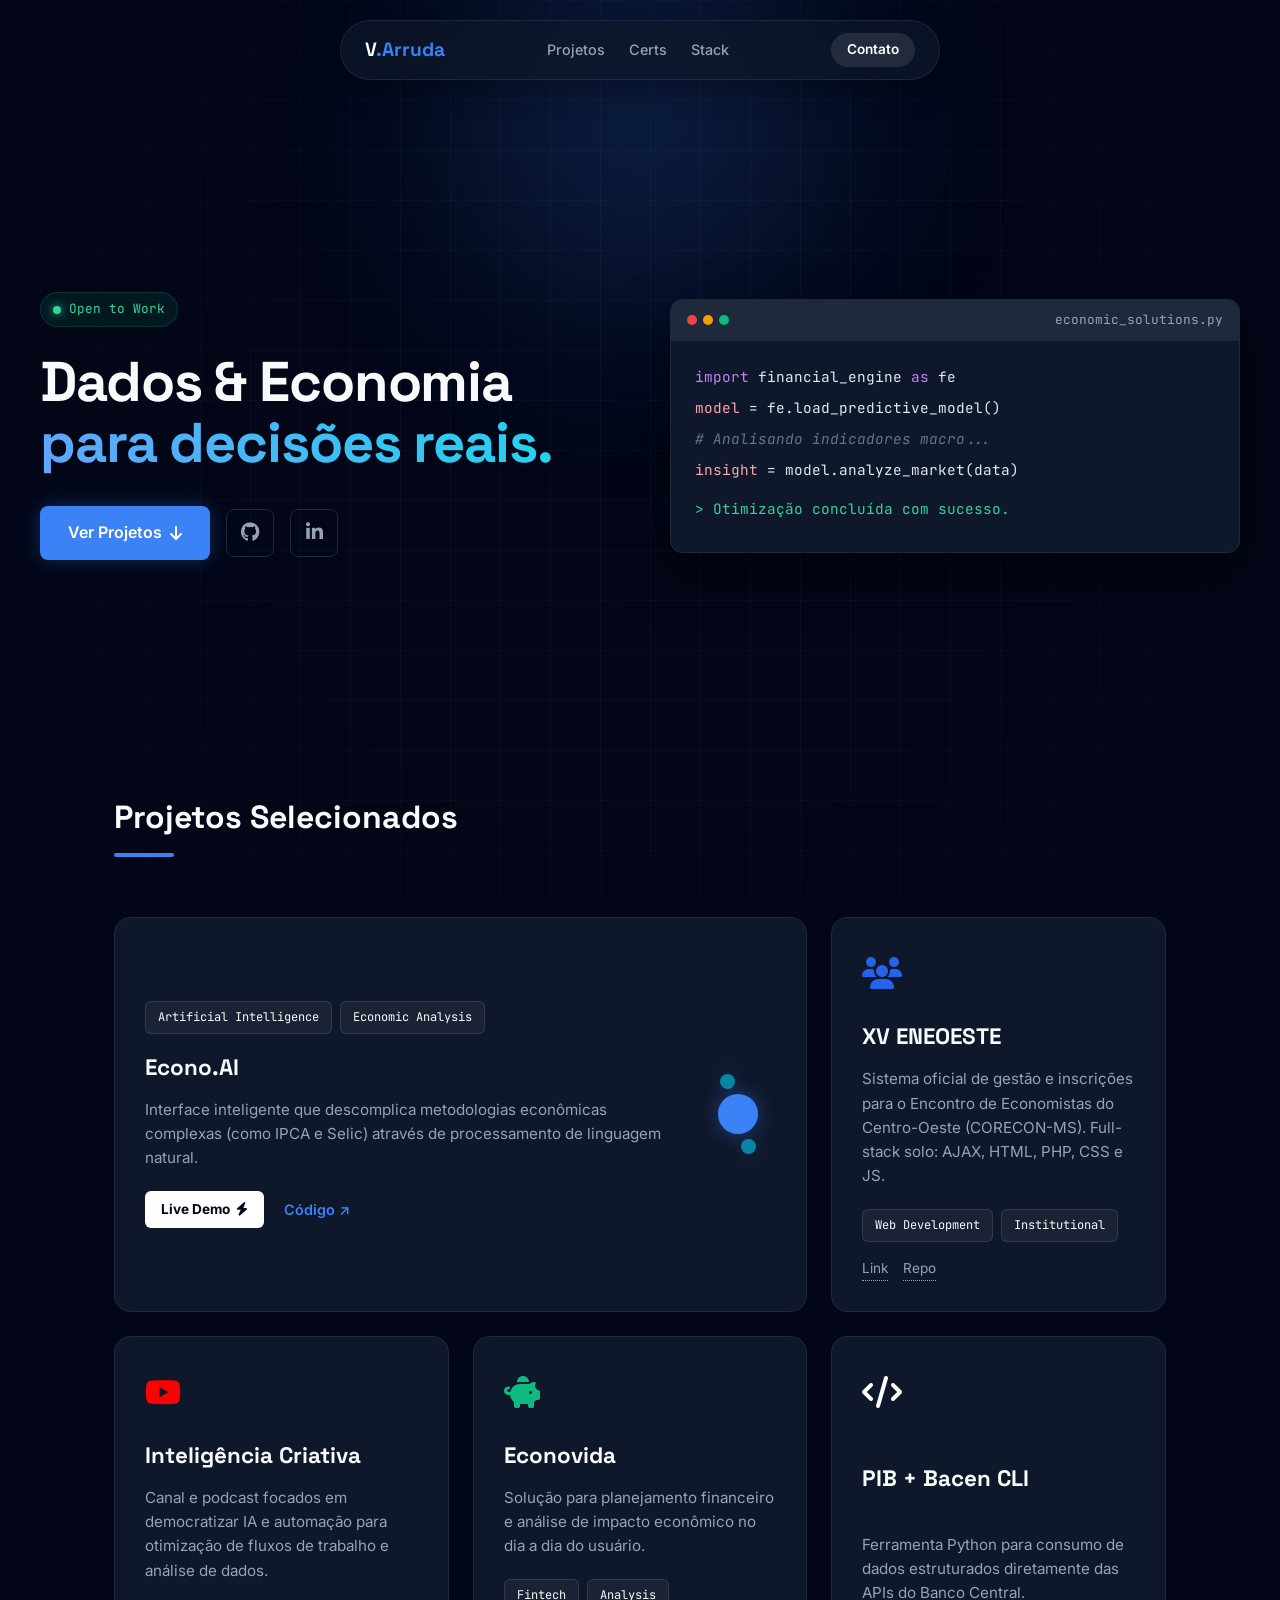
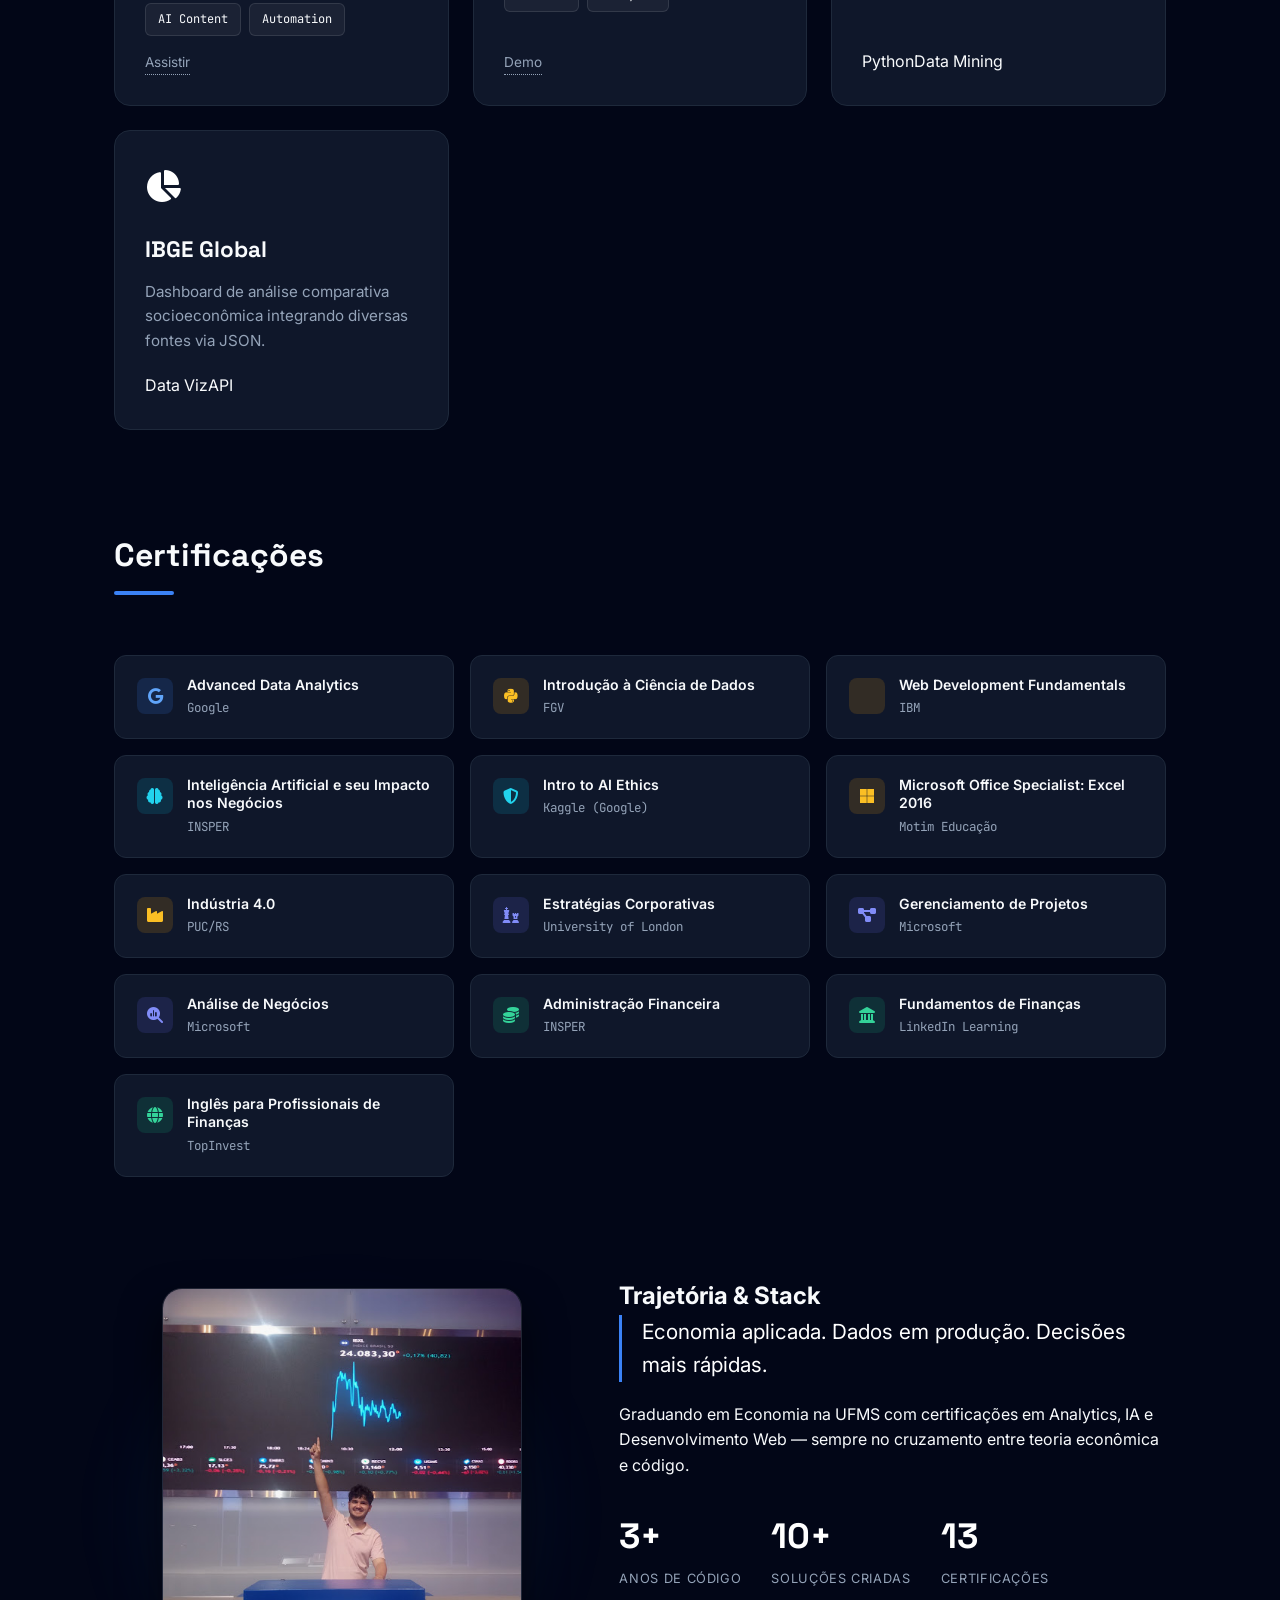
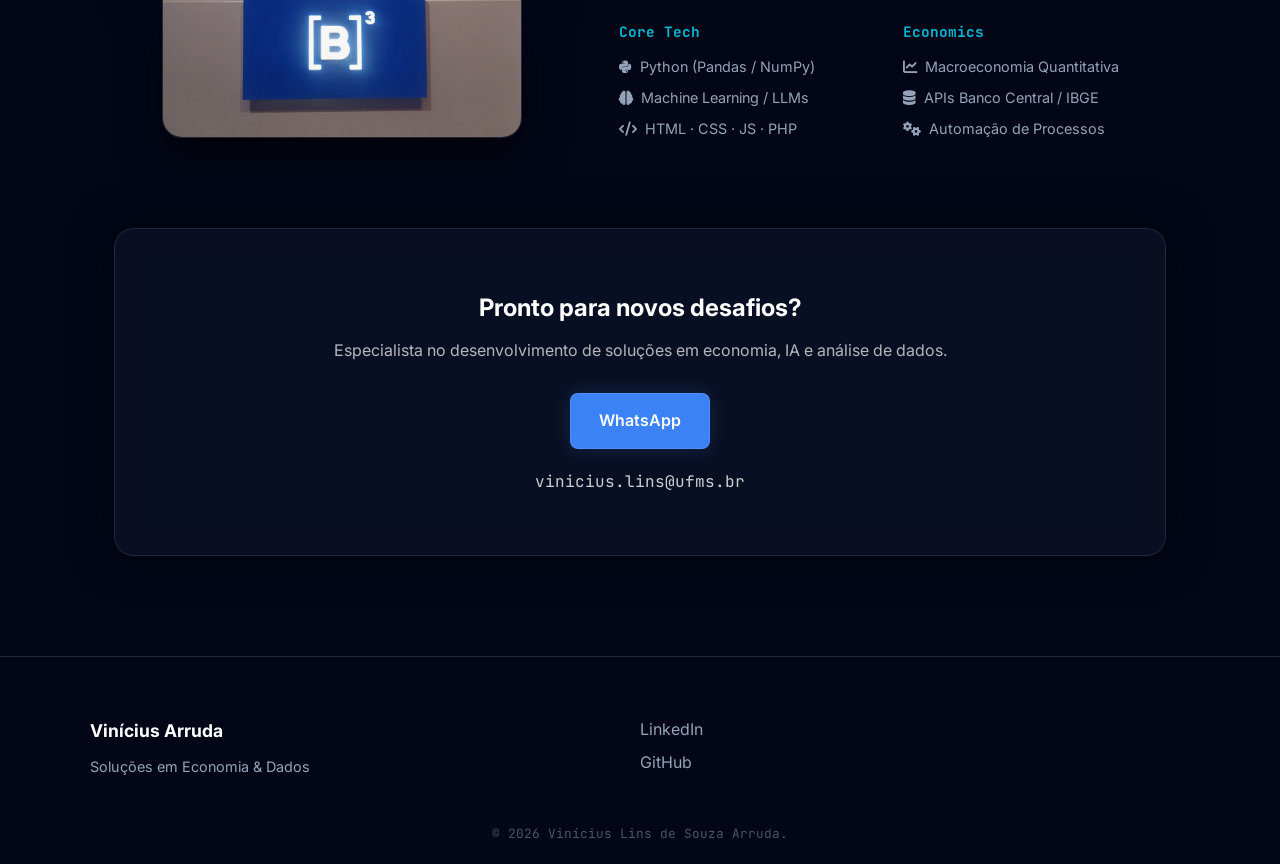
<file: index.html>
<!DOCTYPE html>
<html lang="pt-BR">
<head>
    <meta charset="UTF-8">
    <meta name="viewport" content="width=device-width, initial-scale=1.0">
    
    <title>Vinícius Arruda | Data Professional</title>
    
    <meta name="description" content="Portfólio de Vinícius Lins de Souza Arruda. Acadêmico de Economia na UFMS">
    <meta name="keywords" content="Vinícius Arruda, Soluções em Economia, Desenvolvimento Web, Python">
    <meta name="author" content="Vinícius Lins de Souza Arruda">
    
    <script type="application/ld+json">
    {
      "@context": "https://schema.org",
      "@type": "Person",
      "name": "Vinícius Lins de Souza Arruda",
      "alternateName": "Vinícius Arruda",
      "url": "https://viniciuslinsdsa.github.io/",
      "jobTitle": "Data Economist",
      "alumniOf": {
        "@type": "CollegeOrUniversity",
        "name": "Universidade Federal de Mato Grosso do Sul (UFMS)"
      },
      "sameAs": [
        "https://www.linkedin.com/in/viniciuslinsdsa",
        "https://github.com/viniciuslinsdsa",
        "https://www.youtube.com/@ainteligenciacriativa"
      ]
    }
    </script>

    <link href="https://fonts.googleapis.com/css2?family=Inter:wght@300;400;600&family=JetBrains+Mono:wght@400;500&family=Space+Grotesk:wght@500;700&display=swap" rel="stylesheet">
    <link rel="stylesheet" href="https://cdnjs.cloudflare.com/ajax/libs/font-awesome/6.4.0/css/all.min.css">
    <link rel="stylesheet" href="style.css">

    <style>
        /* =============================================
           CERTIFICAÇÕES — estilos adicionais
           ============================================= */
        #certificacoes {
            margin-top: 100px;
        }

        .cert-grid {
            display: grid;
            grid-template-columns: repeat(3, 1fr);
            gap: 16px;
        }

        .cert-card {
            background: var(--bg-card);
            border: 1px solid var(--border);
            border-radius: 12px;
            padding: 20px 22px;
            display: flex;
            align-items: flex-start;
            gap: 14px;
            transition: border-color 0.3s, transform 0.3s;
        }

        .cert-card:hover {
            border-color: rgba(59, 130, 246, 0.4);
            transform: translateY(-3px);
        }

        .cert-icon {
            width: 36px;
            height: 36px;
            border-radius: 8px;
            display: flex;
            align-items: center;
            justify-content: center;
            font-size: 1rem;
            flex-shrink: 0;
            margin-top: 2px;
        }

        .cert-icon.strategy  { background: rgba(99,  102, 241, 0.15); color: #818cf8; }
        .cert-icon.data      { background: rgba(59,  130, 246, 0.15); color: #60a5fa; }
        .cert-icon.ai        { background: rgba(6,   182, 212, 0.15); color: #22d3ee; }
        .cert-icon.finance   { background: rgba(16,  185, 129, 0.15); color: #34d399; }
        .cert-icon.tech      { background: rgba(245, 158,  11, 0.15); color: #fbbf24; }

        .cert-info { min-width: 0; }

        .cert-name {
            font-size: 0.88rem;
            font-weight: 600;
            color: var(--text-main);
            line-height: 1.3;
            margin-bottom: 4px;
        }

        .cert-issuer {
            font-size: 0.78rem;
            color: var(--text-muted);
            font-family: var(--font-code);
        }

        @media (max-width: 768px) {
            .cert-grid { grid-template-columns: 1fr; }
        }

        @media (min-width: 769px) and (max-width: 1024px) {
            .cert-grid { grid-template-columns: repeat(2, 1fr); }
        }
    </style>
</head>
<body>

    <div class="background-effects">
        <div class="glow-top"></div>
        <div class="grid-overlay"></div>
    </div>

    <nav class="floating-nav">
        <a href="#home" class="logo">V<span>.Arruda</span></a>
        <div class="nav-links">
            <a href="#projetos">Projetos</a>
            <a href="#certificacoes">Certs</a>
            <a href="#sobre">Stack</a>
        </div>
        <a href="#contato" class="btn-hire">Contato</a>
    </nav>

    <!-- =========================================
         HERO
         ========================================= -->
    <header id="home">
        <div class="hero-container">
            <div class="hero-text">
                <div class="status-badge"><span class="dot"></span> Open to Work</div>

                <h1>Dados &amp; Economia<br><span class="gradient-text">para decisões reais.</span></h1>
                
                <div class="hero-actions">
                    <a href="#projetos" class="btn-primary">Ver Projetos <i class="fa-solid fa-arrow-down"></i></a>
                    <a href="https://github.com/viniciuslinsdsa" target="_blank" class="btn-icon"><i class="fa-brands fa-github"></i></a>
                    <a href="https://linkedin.com/in/viniciuslinsdsa" target="_blank" class="btn-icon"><i class="fa-brands fa-linkedin-in"></i></a>
                </div>
            </div>

            <div class="hero-visual">
                <div class="terminal-window">
                    <div class="terminal-header">
                        <div class="dots"><span class="d red"></span><span class="d yellow"></span><span class="d green"></span></div>
                        <span class="title">economic_solutions.py</span>
                    </div>
                    <div class="terminal-body">
                        <div class="code-line"><span class="k">import</span> financial_engine <span class="k">as</span> fe</div>
                        <div class="code-line"><span class="v">model</span> = fe.load_predictive_model()</div>
                        <div class="code-line comment"># Analisando indicadores macro...</div>
                        <div class="code-line"><span class="v">insight</span> = model.analyze_market(data)</div>
                        <div class="code-line success">> Otimização concluída com sucesso.</div>
                    </div>
                </div>
            </div>
        </div>
    </header>

    <main class="container">
        
        <!-- PROJETOS -->
        <section id="projetos">
            <div class="section-header">
                <h2>Projetos Selecionados</h2>
                <div class="line"></div>
            </div>

            <div class="bento-grid">
                
                <div class="bento-card featured">
                    <div class="card-content">
                        <div class="tech-row">
                            <span class="tech-tag">Artificial Intelligence</span>
                            <span class="tech-tag">Economic Analysis</span>
                        </div>
                        <h3>Econo.AI</h3>
                        <p>Interface inteligente que descomplica metodologias econômicas complexas (como IPCA e Selic) através de processamento de linguagem natural.</p>
                        <div class="links-row">
                            <a href="https://viniciuslinsdsa.github.io/econo.ai/" target="_blank" class="btn-live">Live Demo <i class="fa-solid fa-bolt"></i></a>
                            <a href="https://github.com/viniciuslinsdsa/econo.ai" target="_blank" class="link-arrow">Código ↗</a>
                        </div>
                    </div>
                    <div class="card-visual ai-visual">
                        <div class="ai-node main"></div>
                        <div class="ai-node sub s1"></div>
                        <div class="ai-node sub s2"></div>
                    </div>
                </div>

                <div class="bento-card">
                    <div class="card-top-icon"><i class="fa-solid fa-users" style="color: #2563eb;"></i></div>
                    <h3>XV ENEOESTE</h3>
                    <p>Sistema oficial de gestão e inscrições para o Encontro de Economistas do Centro-Oeste (CORECON-MS). Full-stack solo: AJAX, HTML, PHP, CSS e JS.</p>
                    <div class="tech-row"><span class="tech-tag">Web Development</span><span class="tech-tag">Institutional</span></div>
                    <div class="card-footer-links">
                        <a href="https://www.coreconms.org.br/inscricoeseneoeste/" target="_blank" class="mini-link">Link</a>
                        <a href="https://github.com/viniciuslinsdsa/XVENEOESTE" target="_blank" class="mini-link">Repo</a>
                    </div>
                </div>

                <div class="bento-card">
                    <div class="card-top-icon"><i class="fa-brands fa-youtube" style="color: #ff0000;"></i></div>
                    <h3>Inteligência Criativa</h3>
                    <p>Canal e podcast focados em democratizar IA e automação para otimização de fluxos de trabalho e análise de dados.</p>
                    <div class="tech-row"><span class="tech-tag">AI Content</span><span class="tech-tag">Automation</span></div>
                    <div class="card-footer-links">
                        <a href="https://www.youtube.com/@ainteligenciacriativa" target="_blank" class="mini-link">Assistir</a>
                    </div>
                </div>

                <div class="bento-card">
                    <div class="card-top-icon"><i class="fa-solid fa-piggy-bank" style="color: #10b981;"></i></div>
                    <h3>Econovida</h3>
                    <p>Solução para planejamento financeiro e análise de impacto econômico no dia a dia do usuário.</p>
                    <div class="tech-row"><span class="tech-tag">Fintech</span><span class="tech-tag">Analysis</span></div>
                    <div class="card-footer-links">
                        <a href="https://viniciuslinsdsa.github.io/econovida/" target="_blank" class="mini-link">Demo</a>
                    </div>
                </div>

                <div class="bento-card">
                    <div class="card-top-icon"><i class="fa-solid fa-code"></i></div>
                    <h3>PIB + Bacen CLI</h3>
                    <p>Ferramenta Python para consumo de dados estruturados diretamente das APIs do Banco Central.</p>
                    <div class="tech-mini"><span>Python</span><span>Data Mining</span></div>
                    <a href="https://github.com/viniciuslinsdsa/PIB_APIBCB" target="_blank" class="card-link-cover"></a>
                </div>

                <div class="bento-card">
                    <div class="card-top-icon"><i class="fa-solid fa-chart-pie"></i></div>
                    <h3>IBGE Global</h3>
                    <p>Dashboard de análise comparativa socioeconômica integrando diversas fontes via JSON.</p>
                    <div class="tech-mini"><span>Data Viz</span><span>API</span></div>
                    <a href="https://github.com/viniciuslinsdsa/IBGE_API" target="_blank" class="card-link-cover"></a>
                </div>

            </div>
        </section>

        <!-- CERTIFICAÇÕES -->
        <section id="certificacoes">
            <div class="section-header">
                <h2>Certificações</h2>
                <div class="line"></div>
            </div>

            <div class="cert-grid">
                <div class="cert-card">
                    <div class="cert-icon data"><i class="fa-brands fa-google"></i></div>
                    <div class="cert-info">
                        <div class="cert-name">Advanced Data Analytics</div>
                        <div class="cert-issuer">Google</div>
                    </div>
                </div>

                <div class="cert-card">
                    <div class="cert-icon tech"><i class="fa-brands fa-python"></i></div>
                    <div class="cert-info">
                        <div class="cert-name">Introdução à Ciência de Dados</div>
                        <div class="cert-issuer">FGV</div>
                    </div>
                </div>

                <div class="cert-card">
                    <div class="cert-icon tech"><i class="fa-brands fa-ibm"></i></div>
                    <div class="cert-info">
                        <div class="cert-name">Web Development Fundamentals</div>
                        <div class="cert-issuer">IBM</div>
                    </div>
                </div>

                <div class="cert-card">
                    <div class="cert-icon ai"><i class="fa-solid fa-brain"></i></div>
                    <div class="cert-info">
                        <div class="cert-name">Inteligência Artificial e seu Impacto nos Negócios</div>
                        <div class="cert-issuer">INSPER</div>
                    </div>
                </div>

                <div class="cert-card">
                    <div class="cert-icon ai"><i class="fa-solid fa-shield-halved"></i></div>
                    <div class="cert-info">
                        <div class="cert-name">Intro to AI Ethics</div>
                        <div class="cert-issuer">Kaggle (Google)</div>
                    </div>
                </div>

                <div class="cert-card">
                    <div class="cert-icon tech"><i class="fa-brands fa-microsoft"></i></div>
                    <div class="cert-info">
                        <div class="cert-name">Microsoft Office Specialist: Excel 2016</div>
                        <div class="cert-issuer">Motim Educação</div>
                    </div>
                </div>

                <div class="cert-card">
                    <div class="cert-icon tech"><i class="fa-solid fa-industry"></i></div>
                    <div class="cert-info">
                        <div class="cert-name">Indústria 4.0</div>
                        <div class="cert-issuer">PUC/RS</div>
                    </div>
                </div>

                <div class="cert-card">
                    <div class="cert-icon strategy"><i class="fa-solid fa-chess"></i></div>
                    <div class="cert-info">
                        <div class="cert-name">Estratégias Corporativas</div>
                        <div class="cert-issuer">University of London</div>
                    </div>
                </div>

                <div class="cert-card">
                    <div class="cert-icon strategy"><i class="fa-solid fa-diagram-project"></i></div>
                    <div class="cert-info">
                        <div class="cert-name">Gerenciamento de Projetos</div>
                        <div class="cert-issuer">Microsoft</div>
                    </div>
                </div>

                <div class="cert-card">
                    <div class="cert-icon strategy"><i class="fa-solid fa-magnifying-glass-chart"></i></div>
                    <div class="cert-info">
                        <div class="cert-name">Análise de Negócios</div>
                        <div class="cert-issuer">Microsoft</div>
                    </div>
                </div>

                <div class="cert-card">
                    <div class="cert-icon finance"><i class="fa-solid fa-coins"></i></div>
                    <div class="cert-info">
                        <div class="cert-name">Administração Financeira</div>
                        <div class="cert-issuer">INSPER</div>
                    </div>
                </div>

                <div class="cert-card">
                    <div class="cert-icon finance"><i class="fa-solid fa-landmark"></i></div>
                    <div class="cert-info">
                        <div class="cert-name">Fundamentos de Finanças</div>
                        <div class="cert-issuer">LinkedIn Learning</div>
                    </div>
                </div>

                <div class="cert-card">
                    <div class="cert-icon finance"><i class="fa-solid fa-globe"></i></div>
                    <div class="cert-info">
                        <div class="cert-name">Inglês para Profissionais de Finanças</div>
                        <div class="cert-issuer">TopInvest</div>
                    </div>
                </div>
            </div>
        </section>

        <!-- SOBRE & TRAJETÓRIA (COM FOTO) -->
        <section id="sobre" class="split-section">
            <div class="profile-container">
                <div class="profile-glow"></div>
                <div class="profile-wrapper">
                    <img src="Vinicius.jpg" alt="Vinícius Arruda na B3" class="profile-img">
                </div>
            </div>

            <div class="bio-text">
                <h2>Trajetória & Stack</h2>
                <p class="highlight">Economia aplicada. Dados em produção. Decisões mais rápidas.</p>
                <p>Graduando em Economia na UFMS com certificações em Analytics, IA e Desenvolvimento Web — sempre no cruzamento entre teoria econômica e código.</p>
                
                <div class="stats-row">
                    <div class="stat"><span class="num">3+</span><span class="label">Anos de Código</span></div>
                    <div class="stat"><span class="num">10+</span><span class="label">Soluções Criadas</span></div>
                    <div class="stat"><span class="num">13</span><span class="label">Certificações</span></div>
                </div>

                <div class="skills-grid">
                    <div class="skill-category">
                        <h4>Core Tech</h4>
                        <ul>
                            <li><i class="fa-brands fa-python"></i> Python (Pandas / NumPy)</li>
                            <li><i class="fa-solid fa-brain"></i> Machine Learning / LLMs</li>
                            <li><i class="fa-solid fa-code"></i> HTML · CSS · JS · PHP</li>
                        </ul>
                    </div>
                    <div class="skill-category">
                        <h4>Economics</h4>
                        <ul>
                            <li><i class="fa-solid fa-chart-line"></i> Macroeconomia Quantitativa</li>
                            <li><i class="fa-solid fa-database"></i> APIs Banco Central / IBGE</li>
                            <li><i class="fa-solid fa-gears"></i> Automação de Processos</li>
                        </ul>
                    </div>
                </div>
            </div>
        </section>

        <!-- CONTATO -->
        <section id="contato">
            <div class="cta-card">
                <div class="cta-content">
                    <h2>Pronto para novos desafios?</h2>
                    <p>Especialista no desenvolvimento de soluções em economia, IA e análise de dados.</p>
                    <a href="https://wa.me/5567992827037" class="btn-primary white">WhatsApp</a>
                    <a href="mailto:vinicius.lins@ufms.br" class="email-link">vinicius.lins@ufms.br</a>
                </div>
            </div>
        </section>

    </main>

    <footer>
        <div class="footer-grid">
            <div class="footer-col">
                <h5>Vinícius Arruda</h5>
                <p>Soluções em Economia & Dados</p>
            </div>
            <div class="footer-col">
                <a href="https://linkedin.com/in/viniciuslinsdsa">LinkedIn</a>
                <a href="https://github.com/viniciuslinsdsa">GitHub</a>
            </div>
        </div>
        <div class="copy">&copy; 2026 Vinícius Lins de Souza Arruda.</div>
    </footer>
</body>
</html>
</file>
<file: style.css>
/* ===================================================
   Variáveis & Configuração Base (Dark Premium)
   =================================================== */
:root {
    --bg-dark: #020617;       /* Slate 950 */
    --bg-card: #0f172a;       /* Slate 900 */
    --border: #1e293b;        /* Slate 800 */
    --text-main: #f8fafc;     /* Slate 50 */
    --text-muted: #94a3b8;    /* Slate 400 */
    
    --primary: #3b82f6;       /* Azul Tech */
    --primary-glow: rgba(59, 130, 246, 0.4);
    --accent: #06b6d4;        /* Cyan */
    
    --font-heading: 'Space Grotesk', sans-serif;
    --font-body: 'Inter', sans-serif;
    --font-code: 'JetBrains Mono', monospace;
}

* { 
    margin: 0; 
    padding: 0; 
    box-sizing: border-box; 
}

body {
    background-color: var(--bg-dark);
    color: var(--text-main);
    font-family: var(--font-body);
    line-height: 1.6;
    overflow-x: hidden;
}

/* ===================================================
   Background FX
   =================================================== */
.background-effects {
    position: fixed;
    top: 0; 
    left: 0; 
    width: 100%; 
    height: 100%;
    z-index: -1;
    overflow: hidden;
}

.grid-overlay {
    position: absolute;
    width: 100%; 
    height: 100%;
    background-image: 
        linear-gradient(rgba(255, 255, 255, 0.03) 1px, transparent 1px),
        linear-gradient(90deg, rgba(255, 255, 255, 0.03) 1px, transparent 1px);
    background-size: 50px 50px;
    mask-image: radial-gradient(circle at center, black 40%, transparent 100%);
}

.glow-top {
    position: absolute;
    top: -20%; 
    left: 50%;
    transform: translateX(-50%);
    width: 600px; 
    height: 600px;
    background: radial-gradient(circle, var(--primary-glow) 0%, transparent 70%);
    opacity: 0.6;
    filter: blur(80px);
}

/* ===================================================
   Navbar
   =================================================== */
.floating-nav {
    position: fixed;
    top: 20px; 
    left: 50%;
    transform: translateX(-50%);
    width: 90%; 
    max-width: 600px;
    background: rgba(15, 23, 42, 0.7);
    backdrop-filter: blur(12px);
    border: 1px solid rgba(255, 255, 255, 0.08);
    border-radius: 100px;
    padding: 12px 24px;
    display: flex;
    justify-content: space-between;
    align-items: center;
    z-index: 1000;
    box-shadow: 0 10px 30px rgba(0, 0, 0, 0.3);
}

.logo {
    font-family: var(--font-heading);
    font-weight: 700;
    font-size: 1.2rem;
    color: white;
    text-decoration: none;
}
.logo span { 
    color: var(--primary); 
}

.nav-links { 
    display: flex; 
    gap: 24px; 
}

.nav-links a {
    color: var(--text-muted);
    text-decoration: none;
    font-size: 0.9rem;
    font-weight: 500;
    transition: 0.3s;
}
.nav-links a:hover { 
    color: white; 
}

.btn-hire {
    background: rgba(255, 255, 255, 0.1);
    color: white;
    text-decoration: none;
    padding: 6px 16px;
    border-radius: 20px;
    font-size: 0.85rem;
    font-weight: 600;
    transition: 0.3s;
}
.btn-hire:hover { 
    background: white; 
    color: var(--bg-dark); 
}

/* ===================================================
   Hero Section
   =================================================== */
header {
    min-height: 88vh;
    display: flex;
    align-items: center;
    justify-content: center;
    padding: 120px 20px 60px;
}

.hero-container {
    max-width: 1200px;
    width: 100%;
    display: grid;
    grid-template-columns: 1fr 1fr;
    gap: 60px;
    align-items: center;
}

.status-badge {
    display: inline-flex;
    align-items: center;
    gap: 8px;
    background: rgba(16, 185, 129, 0.1);
    color: #34d399;
    padding: 6px 12px;
    border-radius: 50px;
    font-size: 0.8rem;
    font-family: var(--font-code);
    margin-bottom: 24px;
    border: 1px solid rgba(16, 185, 129, 0.2);
}

.dot { 
    width: 8px; 
    height: 8px; 
    background: #34d399; 
    border-radius: 50%; 
    box-shadow: 0 0 10px #34d399; 
    animation: pulse 2s infinite; 
}
@keyframes pulse { 
    0% { opacity: 1; } 
    50% { opacity: 0.5; } 
    100% { opacity: 1; } 
}

h1 {
    font-family: var(--font-heading);
    font-size: 3.5rem;
    line-height: 1.1;
    margin-bottom: 32px;
    letter-spacing: -0.02em;
}

.gradient-text {
    background: linear-gradient(to right, #60a5fa, #22d3ee);
    background-clip: text;
    -webkit-background-clip: text;
    -webkit-text-fill-color: transparent;
}

.hero-actions { 
    display: flex; 
    gap: 16px; 
    align-items: center; 
}

.btn-primary {
    background: var(--primary);
    color: white;
    text-decoration: none;
    padding: 14px 28px;
    border-radius: 8px;
    font-weight: 600;
    display: inline-flex;
    align-items: center;
    gap: 8px;
    transition: 0.3s;
    box-shadow: 0 0 20px rgba(59, 130, 246, 0.3);
}
.btn-primary:hover { 
    transform: translateY(-2px); 
    box-shadow: 0 0 30px rgba(59, 130, 246, 0.5); 
}

.btn-icon {
    width: 48px; 
    height: 48px;
    display: flex; 
    align-items: center; 
    justify-content: center;
    border: 1px solid var(--border);
    border-radius: 8px;
    color: var(--text-muted);
    font-size: 1.2rem;
    transition: 0.3s;
    text-decoration: none;
}
.btn-icon:hover { 
    border-color: var(--primary); 
    color: white; 
    background: rgba(59, 130, 246, 0.1); 
}

/* Terminal */
.terminal-window {
    background: #0f172a;
    border: 1px solid var(--border);
    border-radius: 12px;
    box-shadow: 0 20px 50px rgba(0, 0, 0, 0.5);
    overflow: hidden;
    font-family: var(--font-code);
    font-size: 0.9rem;
}

.terminal-header {
    background: #1e293b;
    padding: 10px 16px;
    display: flex;
    align-items: center;
    justify-content: space-between;
}
.dots { display: flex; gap: 6px; }
.d { width: 10px; height: 10px; border-radius: 50%; }
.d.red { background: #ef4444; } 
.d.yellow { background: #f59e0b; } 
.d.green { background: #10b981; }
.terminal-header .title { color: var(--text-muted); font-size: 0.8rem; }

.terminal-body { padding: 24px; color: #e2e8f0; }
.code-line { margin-bottom: 8px; }
.k { color: #c084fc; } 
.s { color: #86efac; } 
.v { color: #fca5a5; } 
.comment { color: #64748b; font-style: italic; }
.success { color: #34d399; margin-top: 16px; }

/* ===================================================
   Layout Container & Sections Header
   =================================================== */
.container { 
    max-width: 1100px; 
    margin: 0 auto; 
    padding: 0 24px 100px; 
}

.section-header { 
    margin-bottom: 60px; 
}
.section-header h2 { 
    font-family: var(--font-heading); 
    font-size: 2rem; 
}
.section-header .line { 
    width: 60px; 
    height: 4px; 
    background: var(--primary); 
    margin-top: 10px; 
    border-radius: 2px; 
}

/* ===================================================
   Bento Grid Projects
   =================================================== */
.bento-grid {
    display: grid;
    grid-template-columns: 1fr 1fr 1fr;
    grid-auto-rows: minmax(280px, auto);
    gap: 24px;
}

.bento-card {
    background: var(--bg-card);
    border: 1px solid var(--border);
    border-radius: 16px;
    padding: 30px;
    position: relative;
    overflow: hidden;
    transition: all 0.4s ease;
    display: flex;
    flex-direction: column;
    justify-content: space-between;
}

.bento-card:hover {
    border-color: rgba(255, 255, 255, 0.2);
    transform: translateY(-5px);
    box-shadow: 0 20px 40px rgba(0, 0, 0, 0.3);
}

.bento-card.featured { 
    grid-column: span 2; 
    display: flex; 
    flex-direction: row; 
    align-items: center; 
    gap: 30px; 
}
.bento-card.full-width { 
    grid-column: span 3; 
}

.bento-card h3 { 
    font-family: var(--font-heading); 
    font-size: 1.4rem; 
    margin-bottom: 12px; 
}
.bento-card p { 
    font-size: 0.95rem; 
    color: var(--text-muted); 
    margin-bottom: 20px; 
}

.tech-tag {
    font-family: var(--font-code);
    font-size: 0.75rem;
    background: rgba(255, 255, 255, 0.05);
    padding: 6px 12px;
    border-radius: 6px;
    border: 1px solid rgba(255, 255, 255, 0.1);
}
.tech-row { 
    display: flex; 
    gap: 8px; 
    margin-bottom: 16px; 
    flex-wrap: wrap; 
}

.links-row { 
    display: flex; 
    align-items: center; 
    gap: 20px; 
    margin-top: auto; 
}

.btn-live {
    background: white;
    color: var(--bg-dark);
    text-decoration: none;
    padding: 8px 16px;
    border-radius: 6px;
    font-weight: 700;
    font-size: 0.85rem;
    transition: 0.2s;
    display: inline-flex;
    align-items: center;
    gap: 6px;
}
.btn-live:hover { 
    background: var(--primary); 
    color: white; 
}

.link-arrow { 
    color: var(--primary); 
    text-decoration: none; 
    font-weight: 600; 
    font-size: 0.9rem; 
}
.link-arrow:hover { 
    color: white; 
}

.card-link-cover { 
    position: absolute; 
    top: 0; 
    left: 0; 
    width: 100%; 
    height: 100%; 
    z-index: 2; 
}
.card-footer-links { 
    margin-top: auto; 
    z-index: 3; 
    position: relative; 
    display: flex; 
    gap: 15px; 
}
.mini-link { 
    color: var(--text-muted); 
    font-size: 0.85rem; 
    text-decoration: none; 
    border-bottom: 1px dotted var(--text-muted); 
}
.mini-link:hover { 
    color: var(--primary); 
    border-color: var(--primary); 
}

/* Visual Econo.AI */
.card-visual.ai-visual {
    height: 120px; 
    width: 150px;
    position: relative;
    display: flex; 
    align-items: center; 
    justify-content: center;
}
.ai-node { 
    border-radius: 50%; 
    position: absolute; 
    background: var(--primary); 
    box-shadow: 0 0 20px var(--primary-glow); 
}
.ai-node.main { 
    width: 40px; 
    height: 40px; 
    z-index: 2; 
    animation: pulseNode 3s infinite; 
}
.ai-node.sub { 
    width: 15px; 
    height: 15px; 
    background: var(--accent); 
    opacity: 0.7; 
}
.ai-node.s1 { top: 20px; left: 20px; }
.ai-node.s2 { bottom: 20px; right: 20px; }
.ai-line { 
    position: absolute; 
    background: rgba(255, 255, 255, 0.1); 
    height: 2px; 
    width: 60px; 
}
.ai-line.l1 { transform: rotate(45deg); top: 50px; left: 45px; }
.ai-line.l2 { transform: rotate(45deg); bottom: 50px; right: 45px; }

@keyframes pulseNode { 
    0% { box-shadow: 0 0 0 0 rgba(59, 130, 246, 0.7); } 
    70% { box-shadow: 0 0 0 20px rgba(59, 130, 246, 0); } 
    100% { box-shadow: 0 0 0 0 rgba(59, 130, 246, 0); } 
}

.card-top-icon { 
    font-size: 2rem; 
    margin-bottom: 20px; 
    color: white; 
}

/* ===================================================
   Certificações
   =================================================== */
#certificacoes {
    margin-top: 100px;
}

.cert-grid {
    display: grid;
    grid-template-columns: repeat(3, 1fr);
    gap: 16px;
}

.cert-card {
    background: var(--bg-card);
    border: 1px solid var(--border);
    border-radius: 12px;
    padding: 20px 22px;
    display: flex;
    align-items: flex-start;
    gap: 14px;
    transition: border-color 0.3s, transform 0.3s;
}

.cert-card:hover {
    border-color: rgba(59, 130, 246, 0.4);
    transform: translateY(-3px);
}

.cert-icon {
    width: 36px;
    height: 36px;
    border-radius: 8px;
    display: flex;
    align-items: center;
    justify-content: center;
    font-size: 1rem;
    flex-shrink: 0;
    margin-top: 2px;
}

.cert-icon.strategy  { background: rgba(99,  102, 241, 0.15); color: #818cf8; }
.cert-icon.data      { background: rgba(59,  130, 246, 0.15); color: #60a5fa; }
.cert-icon.ai        { background: rgba(6,   182, 212, 0.15); color: #22d3ee; }
.cert-icon.finance   { background: rgba(16,  185, 129, 0.15); color: #34d399; }
.cert-icon.tech      { background: rgba(245, 158,  11, 0.15); color: #fbbf24; }

.cert-info { 
    min-width: 0; 
}

.cert-name {
    font-size: 0.88rem;
    font-weight: 600;
    color: var(--text-main);
    line-height: 1.3;
    margin-bottom: 4px;
}

.cert-issuer {
    font-size: 0.78rem;
    color: var(--text-muted);
    font-family: var(--font-code);
}

/* ===================================================
   Sobre & Skills (Com Foto de Perfil)
   =================================================== */
.split-section { 
    display: grid; 
    grid-template-columns: 1fr 1.2fr; 
    gap: 50px; 
    margin-top: 100px;
    align-items: center;
}

.profile-container {
    display: flex;
    justify-content: center;
    position: relative;
}

.profile-wrapper {
    position: relative;
    width: 100%;
    max-width: 360px;
    aspect-ratio: 4 / 5;
    border-radius: 20px;
    overflow: hidden;
    border: 1px solid rgba(255, 255, 255, 0.12);
    box-shadow: 0 20px 40px rgba(0, 0, 0, 0.6);
}

.profile-img {
    width: 100%;
    height: 100%;
    object-fit: cover;
    object-position: center 20%;
    filter: brightness(0.95) contrast(1.05);
    transition: transform 0.5s ease;
}

.profile-wrapper:hover .profile-img {
    transform: scale(1.03);
}

.profile-glow {
    position: absolute;
    inset: -15px;
    background: radial-gradient(circle, var(--primary-glow) 0%, transparent 70%);
    z-index: -1;
    filter: blur(30px);
    opacity: 0.5;
}

.highlight { 
    font-size: 1.3rem; 
    color: white; 
    border-left: 3px solid var(--primary); 
    padding-left: 20px; 
    margin-bottom: 20px; 
}

.stats-row { 
    display: flex; 
    gap: 30px; 
    margin: 30px 0; 
}
.stat .num { 
    display: block; 
    font-family: var(--font-heading); 
    font-size: 2.2rem; 
    font-weight: 700; 
    color: white; 
}
.stat .label { 
    font-size: 0.8rem; 
    color: var(--text-muted); 
    text-transform: uppercase; 
    letter-spacing: 0.05em; 
}

.skills-grid { 
    display: grid; 
    grid-template-columns: 1fr 1fr; 
    gap: 20px; 
    margin-top: 24px; 
}
.skill-category h4 { 
    margin-bottom: 12px; 
    color: var(--accent); 
    font-family: var(--font-code); 
    font-size: 0.9rem; 
}
.skill-category ul { 
    list-style: none; 
}
.skill-category li { 
    margin-bottom: 8px; 
    font-size: 0.9rem; 
    color: var(--text-muted); 
    display: flex; 
    align-items: center; 
    gap: 8px; 
}

/* ===================================================
   Footer & CTA
   =================================================== */
#contato {
    margin-top: 80px;
}

.cta-card {
    background: rgba(15, 23, 42, 0.6); 
    backdrop-filter: blur(12px);         
    border: 1px solid rgba(255, 255, 255, 0.1);
    border-radius: 20px;
    padding: 60px;
    text-align: center;
    position: relative;
    overflow: hidden;
    box-shadow: 0 0 40px rgba(0, 0, 0, 0.5);
}

.cta-content { 
    position: relative; 
    z-index: 1; 
}
.cta-content h2 { 
    color: white; 
    margin-bottom: 10px; 
}
.cta-content p { 
    color: rgba(255, 255, 255, 0.7); 
    margin-bottom: 30px; 
}

.btn-primary.white {
    background: var(--primary);
    color: white;
    box-shadow: 0 0 20px rgba(59, 130, 246, 0.2);
    border: 1px solid rgba(255, 255, 255, 0.1);
}
.btn-primary.white:hover {
    background: var(--accent);
    box-shadow: 0 0 30px rgba(6, 182, 212, 0.4);
}

.email-link { 
    display: block; 
    margin-top: 20px; 
    color: white; 
    opacity: 0.8; 
    text-decoration: none; 
    font-family: var(--font-code); 
}

footer {
    border-top: 1px solid var(--border);
    padding: 60px 24px 20px;
    background: #020617;
}
.footer-grid { 
    max-width: 1100px; 
    margin: 0 auto; 
    display: grid; 
    grid-template-columns: 2fr 1fr 1fr; 
    gap: 40px; 
    margin-bottom: 40px; 
}
.footer-col h5 { 
    color: white; 
    margin-bottom: 10px; 
    font-size: 1.1rem; 
}
.footer-col p { 
    color: var(--text-muted); 
    font-size: 0.9rem; 
}
.footer-col a { 
    display: block; 
    color: var(--text-muted); 
    text-decoration: none; 
    margin-bottom: 8px; 
    transition: 0.2s; 
}
.footer-col a:hover { 
    color: var(--primary); 
}
.copy { 
    text-align: center; 
    font-size: 0.8rem; 
    color: #475569; 
    font-family: var(--font-code); 
}

/* ===================================================
   Responsividade (Mobile & Tablet)
   =================================================== */
@media (max-width: 1024px) {
    .cert-grid { 
        grid-template-columns: repeat(2, 1fr); 
    }
}

@media (max-width: 768px) {
    .hero-container { 
        grid-template-columns: 1fr; 
        text-align: center; 
    }
    .hero-visual { 
        display: none; 
    } 
    .hero-actions { 
        justify-content: center; 
    }
    .bento-grid { 
        grid-template-columns: 1fr; 
    }
    .bento-card.featured, 
    .bento-card.full-width { 
        grid-column: span 1; 
        flex-direction: column; 
        align-items: flex-start; 
    }
    .card-visual.ai-visual { 
        display: none; 
    }
    .cert-grid { 
        grid-template-columns: 1fr; 
    }
    .split-section { 
        grid-template-columns: 1fr; 
    }
    .skills-grid { 
        grid-template-columns: 1fr; 
    }
    .profile-container { 
        margin-bottom: 20px; 
    }
    .floating-nav { 
        width: 95%; 
        top: 15px; 
    }
    .nav-links { 
        display: none; 
    }
    .footer-grid {
        grid-template-columns: 1fr;
        gap: 24px;
    }
}
</file>
